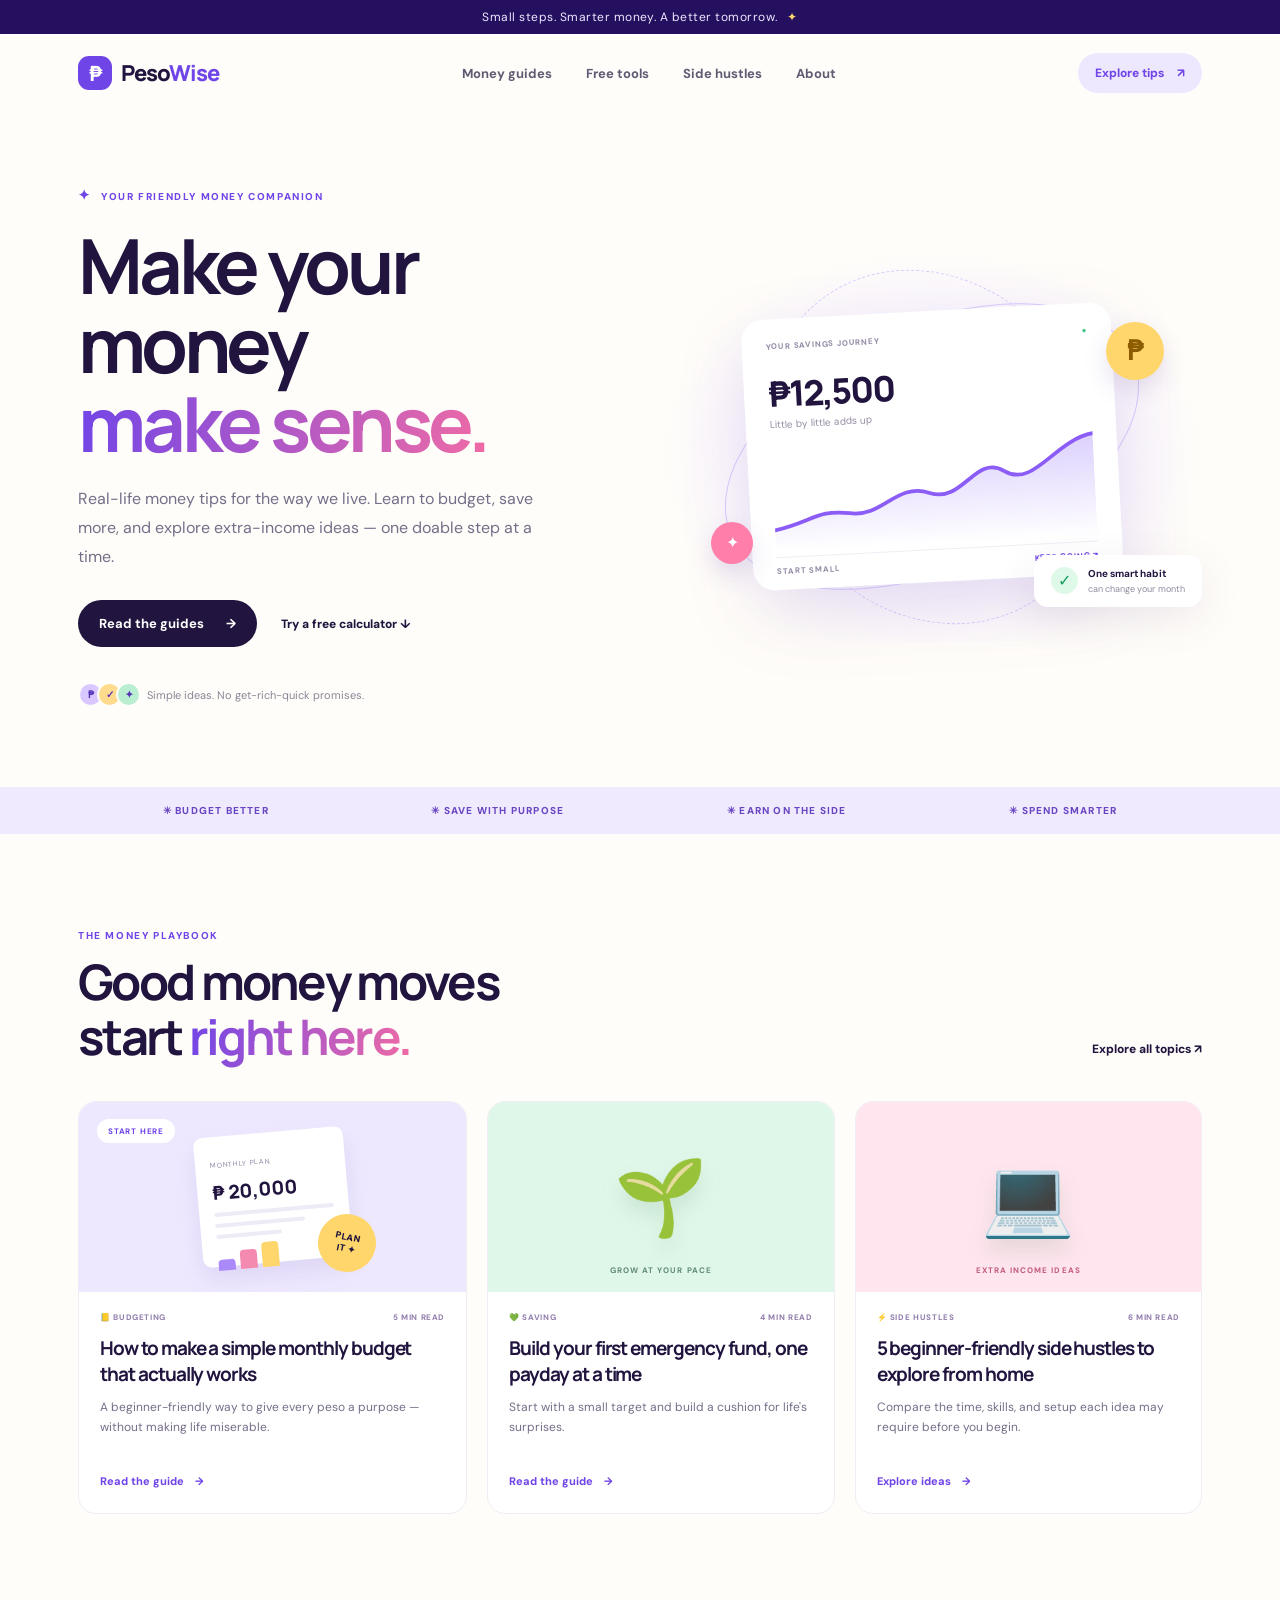
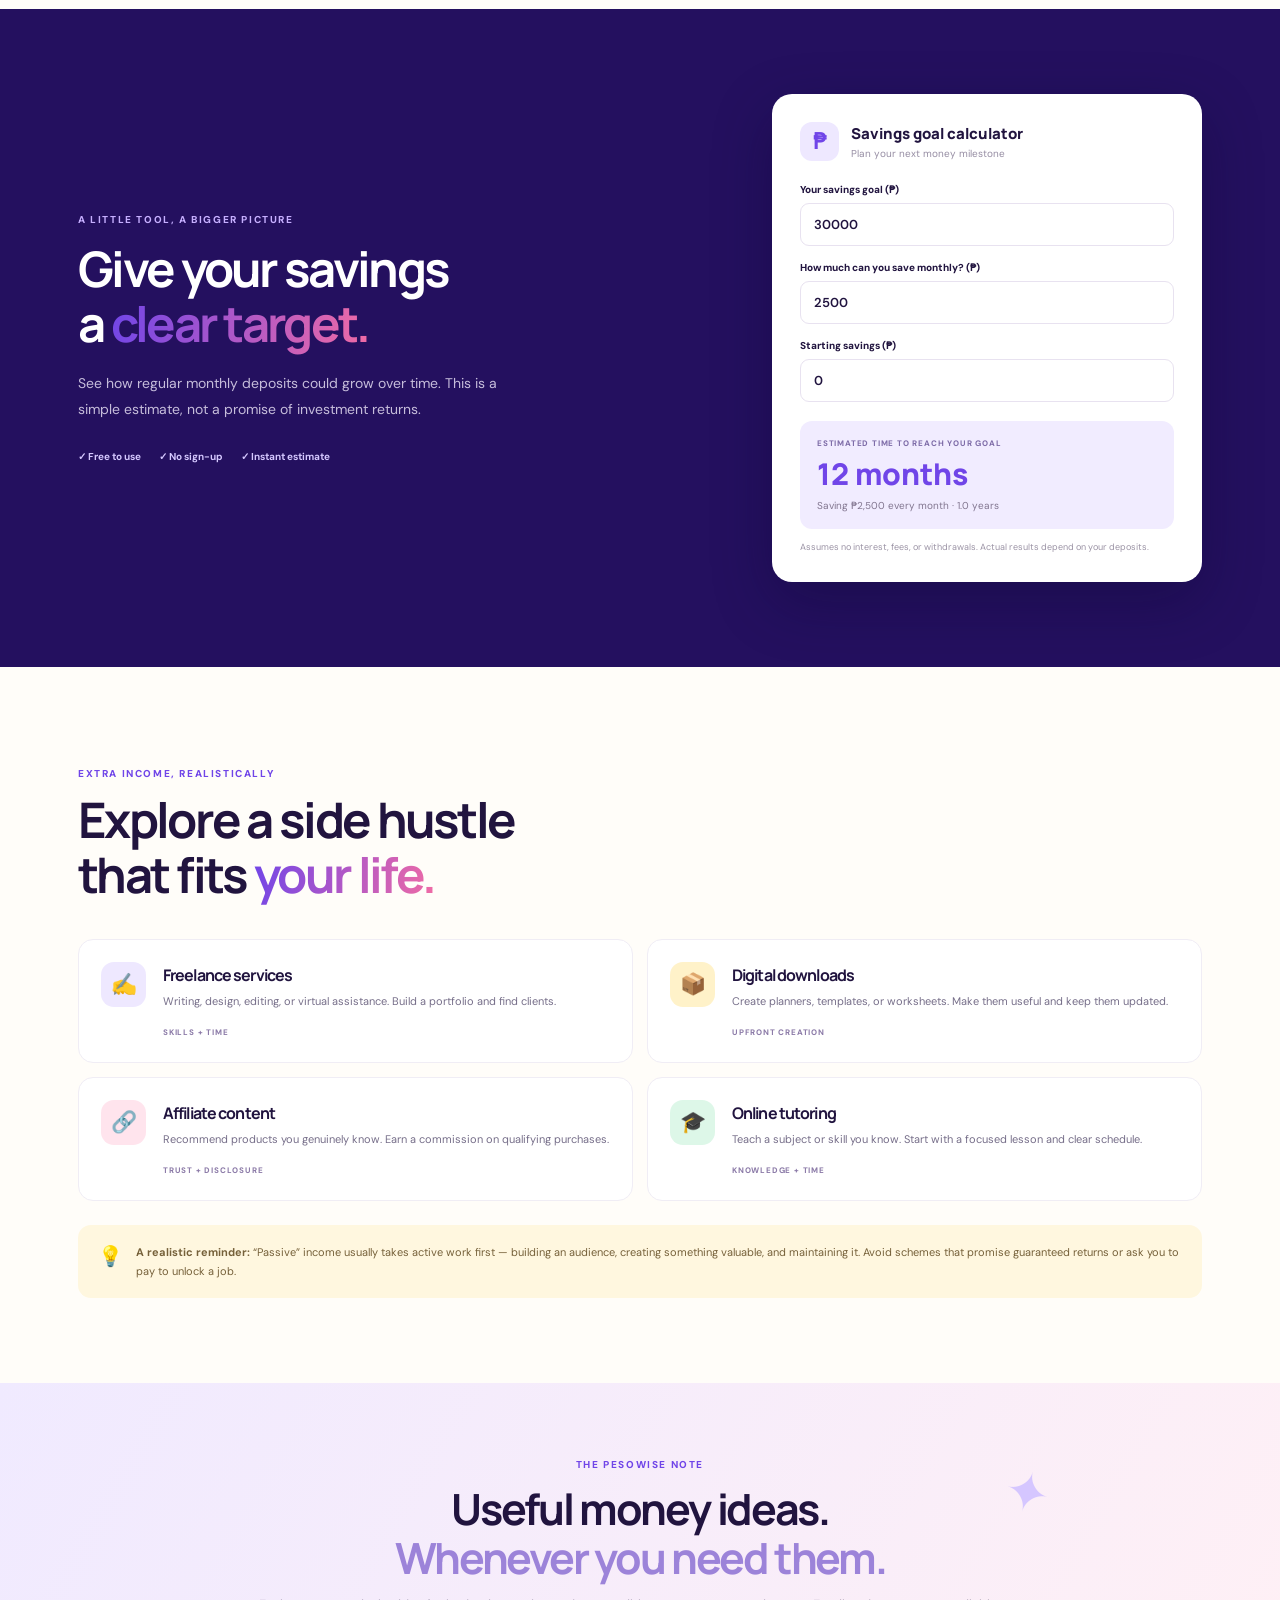
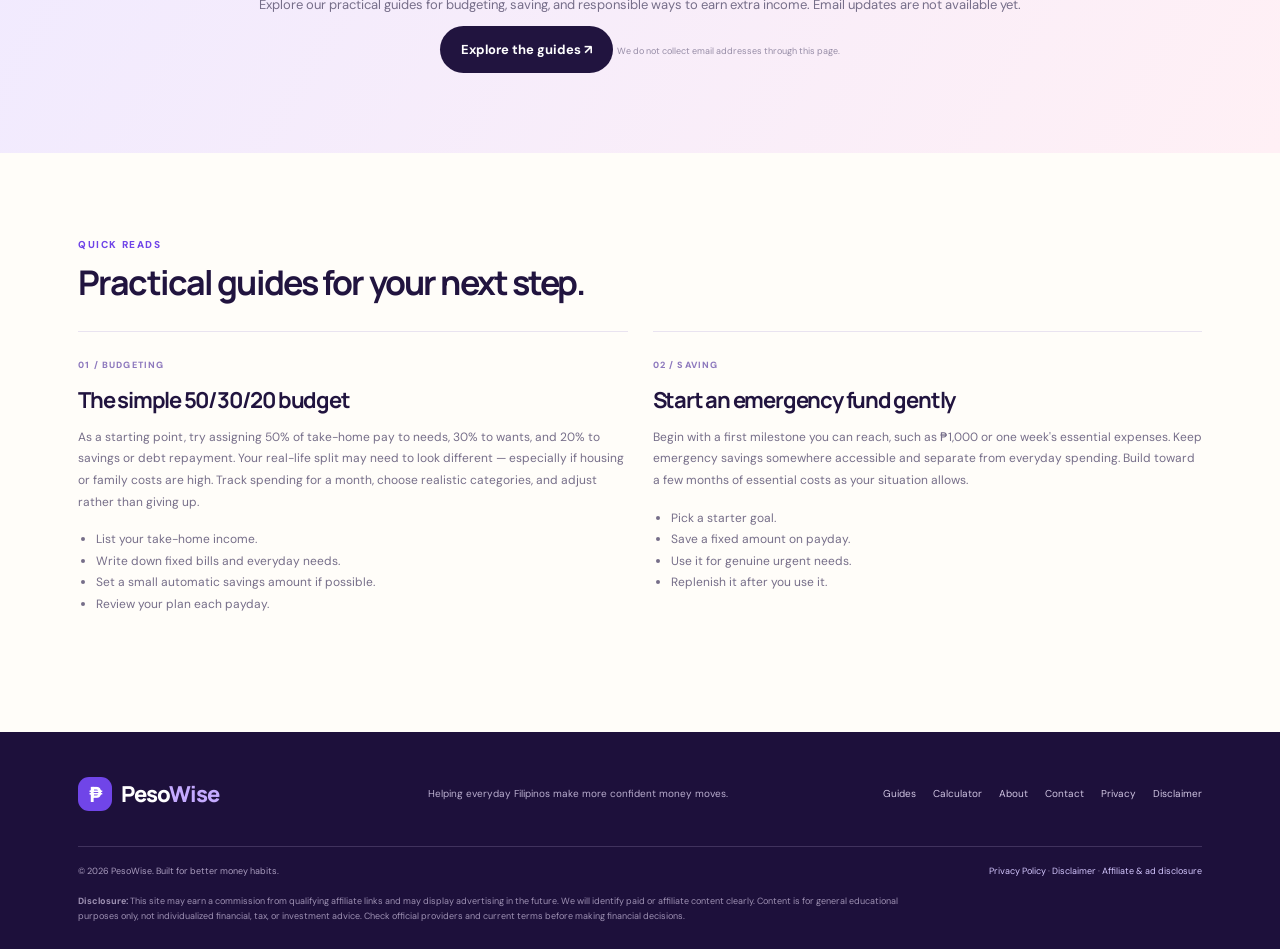
<file: index.html>
<!doctype html>
<html lang="en">
<head>
  <meta charset="utf-8">
  <meta name="viewport" content="width=device-width, initial-scale=1">
  <meta name="description" content="Practical money tips for everyday life in the Philippines: budgeting, saving, side hustles, and smarter spending.">
  <meta name="theme-color" content="#24105f">
  <title>PesoWise — Make your money make sense</title>
  <link rel="preconnect" href="https://fonts.googleapis.com">
  <link rel="preconnect" href="https://fonts.gstatic.com" crossorigin>
  <link href="https://fonts.googleapis.com/css2?family=DM+Sans:wght@400;500;600;700;800&family=Manrope:wght@500;600;700;800&display=swap" rel="stylesheet">
  <link rel="stylesheet" href="styles.css">
</head>
<body>
  <div class="announcement">Small steps. Smarter money. A better tomorrow. <span>✦</span></div>
  <header class="site-header">
    <a class="brand" href="#" aria-label="PesoWise home"><span class="brand-mark">₱</span><span>Peso<span class="brand-accent">Wise</span></span></a>
    <button class="menu-toggle" aria-label="Toggle menu" aria-expanded="false">☰</button>
    <nav class="nav">
      <a href="#guides">Money guides</a><a href="#tools">Free tools</a><a href="#hustles">Side hustles</a><a href="about.html">About</a>
    </nav>
    <a class="header-cta" href="#guides">Explore tips <span>↗</span></a>
  </header>

  <main>
    <section class="hero">
      <div class="hero-copy">
        <div class="eyebrow"><span class="sparkle">✦</span> YOUR FRIENDLY MONEY COMPANION</div>
        <h1>Make your money<br><span class="gradient-text">make sense.</span></h1>
        <p class="hero-lede">Real-life money tips for the way we live. Learn to budget, save more, and explore extra-income ideas — one doable step at a time.</p>
        <div class="hero-actions"><a class="button button-dark" href="#guides">Read the guides <span>→</span></a><a class="text-link" href="#tools">Try a free calculator ↓</a></div>
        <div class="trust-line"><span class="avatar-stack"><i>₱</i><i>✓</i><i>✦</i></span><span>Simple ideas. No get-rich-quick promises.</span></div>
      </div>
      <div class="hero-art" aria-label="Illustration of savings growth">
        <div class="art-orbit orbit-one"></div><div class="art-orbit orbit-two"></div>
        <div class="coin coin-one">₱</div><div class="coin coin-two">✦</div>
        <div class="growth-card"><div class="growth-top"><span>YOUR SAVINGS JOURNEY</span><span class="dot-live">●</span></div><div class="growth-amount">₱<span id="heroAmount">12,500</span></div><div class="growth-caption">Little by little adds up</div><svg viewBox="0 0 340 115" role="img" aria-label="An upward savings chart"><defs><linearGradient id="area" x1="0" x2="0" y1="0" y2="1"><stop offset="0" stop-color="#a78bfa" stop-opacity=".4"/><stop offset="1" stop-color="#a78bfa" stop-opacity="0"/></linearGradient></defs><path d="M0 92 C40 85 45 72 80 78 S130 48 165 61 S215 22 245 42 S300 12 340 7 V115 H0Z" fill="url(#area)"/><path d="M0 92 C40 85 45 72 80 78 S130 48 165 61 S215 22 245 42 S300 12 340 7" fill="none" stroke="#8b5cf6" stroke-width="4" stroke-linecap="round"/></svg><div class="growth-bottom"><span>START SMALL</span><span>KEEP GOING ↗</span></div></div>
        <div class="floating-note"><span class="note-icon">✓</span><span><b>One smart habit</b><small>can change your month</small></span></div>
      </div>
    </section>

    <section class="ticker"><span>✳ BUDGET BETTER</span><span>✳ SAVE WITH PURPOSE</span><span>✳ EARN ON THE SIDE</span><span>✳ SPEND SMARTER</span></section>

    <section class="section guides-section" id="guides">
      <div class="section-heading"><div><div class="eyebrow">THE MONEY PLAYBOOK</div><h2>Good money moves<br>start <span class="gradient-text">right here.</span></h2></div><a class="view-all" href="#hustles">Explore all topics ↗</a></div>
      <div class="article-grid">
        <article class="article-card featured-card"><div class="article-art art-budget"><span class="art-label">START HERE</span><div class="budget-visual"><div class="mini-paper"><span>MONTHLY PLAN</span><b>₱ 20,000</b><i></i><i></i><i></i><div class="mini-bars"><em></em><em></em><em></em></div></div><div class="round-sticker">PLAN<br>IT ✦</div></div></div><div class="article-content"><div class="article-meta"><span>📒 BUDGETING</span><span>5 MIN READ</span></div><h3>How to make a simple monthly budget that actually works</h3><p>A beginner-friendly way to give every peso a purpose — without making life miserable.</p><a href="#article-budget" class="read-link">Read the guide <span>→</span></a></div></article>
        <article class="article-card"><div class="article-art art-save"><span class="big-emoji">🌱</span><span class="art-caption">GROW AT YOUR PACE</span></div><div class="article-content"><div class="article-meta"><span>💚 SAVING</span><span>4 MIN READ</span></div><h3>Build your first emergency fund, one payday at a time</h3><p>Start with a small target and build a cushion for life's surprises.</p><a href="#article-emergency" class="read-link">Read the guide <span>→</span></a></div></article>
        <article class="article-card"><div class="article-art art-side"><span class="big-emoji">💻</span><span class="art-caption">EXTRA INCOME IDEAS</span></div><div class="article-content"><div class="article-meta"><span>⚡ SIDE HUSTLES</span><span>6 MIN READ</span></div><h3>5 beginner-friendly side hustles to explore from home</h3><p>Compare the time, skills, and setup each idea may require before you begin.</p><a href="#hustles" class="read-link">Explore ideas <span>→</span></a></div></article>
      </div>
    </section>

    <section class="calculator-section" id="tools">
      <div class="calculator-copy"><div class="eyebrow">A LITTLE TOOL, A BIGGER PICTURE</div><h2>Give your savings<br>a <span class="gradient-text">clear target.</span></h2><p>See how regular monthly deposits could grow over time. This is a simple estimate, not a promise of investment returns.</p><div class="tool-points"><span>✓ Free to use</span><span>✓ No sign-up</span><span>✓ Instant estimate</span></div></div>
      <div class="calculator-card"><div class="calc-title"><span class="calc-icon">₱</span><div><b>Savings goal calculator</b><small>Plan your next money milestone</small></div></div>
        <label for="goal">Your savings goal (₱)</label><input id="goal" type="number" min="1" value="30000">
        <label for="monthly">How much can you save monthly? (₱)</label><input id="monthly" type="number" min="1" value="2500">
        <label for="starting">Starting savings (₱)</label><input id="starting" type="number" min="0" value="0">
        <div class="calc-result"><small>ESTIMATED TIME TO REACH YOUR GOAL</small><strong id="months">12 months</strong><span id="calcDetail">Saving ₱2,500 every month</span></div>
        <p class="fine-print">Assumes no interest, fees, or withdrawals. Actual results depend on your deposits.</p>
      </div>
    </section>

    <section class="section hustle-section" id="hustles"><div class="section-heading"><div><div class="eyebrow">EXTRA INCOME, REALISTICALLY</div><h2>Explore a side hustle<br>that fits <span class="gradient-text">your life.</span></h2></div></div>
      <div class="hustle-grid">
        <div class="hustle-item"><span class="hustle-icon purple">✍️</span><div><h3>Freelance services</h3><p>Writing, design, editing, or virtual assistance. Build a portfolio and find clients.</p><small>SKILLS + TIME</small></div></div>
        <div class="hustle-item"><span class="hustle-icon yellow">📦</span><div><h3>Digital downloads</h3><p>Create planners, templates, or worksheets. Make them useful and keep them updated.</p><small>UPFRONT CREATION</small></div></div>
        <div class="hustle-item"><span class="hustle-icon pink">🔗</span><div><h3>Affiliate content</h3><p>Recommend products you genuinely know. Earn a commission on qualifying purchases.</p><small>TRUST + DISCLOSURE</small></div></div>
        <div class="hustle-item"><span class="hustle-icon green">🎓</span><div><h3>Online tutoring</h3><p>Teach a subject or skill you know. Start with a focused lesson and clear schedule.</p><small>KNOWLEDGE + TIME</small></div></div>
      </div>
      <div class="honest-note"><span>💡</span><p><b>A realistic reminder:</b> “Passive” income usually takes active work first — building an audience, creating something valuable, and maintaining it. Avoid schemes that promise guaranteed returns or ask you to pay to unlock a job.</p></div>
    </section>

    <section class="newsletter-section" id="newsletter">
      <div class="newsletter-spark">✦</div><div class="eyebrow">THE PESOWISE NOTE</div>
      <h2>Useful money ideas.<br><span>Whenever you need them.</span></h2>
      <p>Explore our practical guides for budgeting, saving, and responsible ways to earn extra income. Email updates are not available yet.</p>
      <a class="button button-dark" href="#guides">Explore the guides ↗</a>
      <small>We do not collect email addresses through this page.</small>
    </section>

    <section class="section article-details">
      <div class="eyebrow">QUICK READS</div><h2>Practical guides for your next step.</h2>
      <div class="detail-grid">
        <article id="article-budget"><span class="detail-number">01 / BUDGETING</span><h3>The simple 50/30/20 budget</h3><p>As a starting point, try assigning 50% of take-home pay to needs, 30% to wants, and 20% to savings or debt repayment. Your real-life split may need to look different — especially if housing or family costs are high. Track spending for a month, choose realistic categories, and adjust rather than giving up.</p><ul><li>List your take-home income.</li><li>Write down fixed bills and everyday needs.</li><li>Set a small automatic savings amount if possible.</li><li>Review your plan each payday.</li></ul></article>
        <article id="article-emergency"><span class="detail-number">02 / SAVING</span><h3>Start an emergency fund gently</h3><p>Begin with a first milestone you can reach, such as ₱1,000 or one week's essential expenses. Keep emergency savings somewhere accessible and separate from everyday spending. Build toward a few months of essential costs as your situation allows.</p><ul><li>Pick a starter goal.</li><li>Save a fixed amount on payday.</li><li>Use it for genuine urgent needs.</li><li>Replenish it after you use it.</li></ul></article>
      </div>
    </section>
  </main>

  <footer class="footer"><div class="footer-main"><a class="brand brand-light" href="#"><span class="brand-mark">₱</span><span>Peso<span class="brand-accent">Wise</span></span></a><p>Helping everyday Filipinos make more confident money moves.</p><div class="footer-links"><a href="#guides">Guides</a><a href="#tools">Calculator</a><a href="about.html">About</a><a href="contact.html">Contact</a><a href="privacy.html">Privacy</a><a href="disclaimer.html">Disclaimer</a></div></div><div class="footer-bottom"><span>© <span id="year"></span> PesoWise. Built for better money habits.</span><span><a href="privacy.html">Privacy Policy</a> · <a href="disclaimer.html">Disclaimer</a> · <a href="#disclosure">Affiliate & ad disclosure</a></span></div><div class="disclosure" id="disclosure"><b>Disclosure:</b> This site may earn a commission from qualifying affiliate links and may display advertising in the future. We will identify paid or affiliate content clearly. Content is for general educational purposes only, not individualized financial, tax, or investment advice. Check official providers and current terms before making financial decisions.</div></footer>
  <script src="script.js"></script>
</body>
</html>
</file>
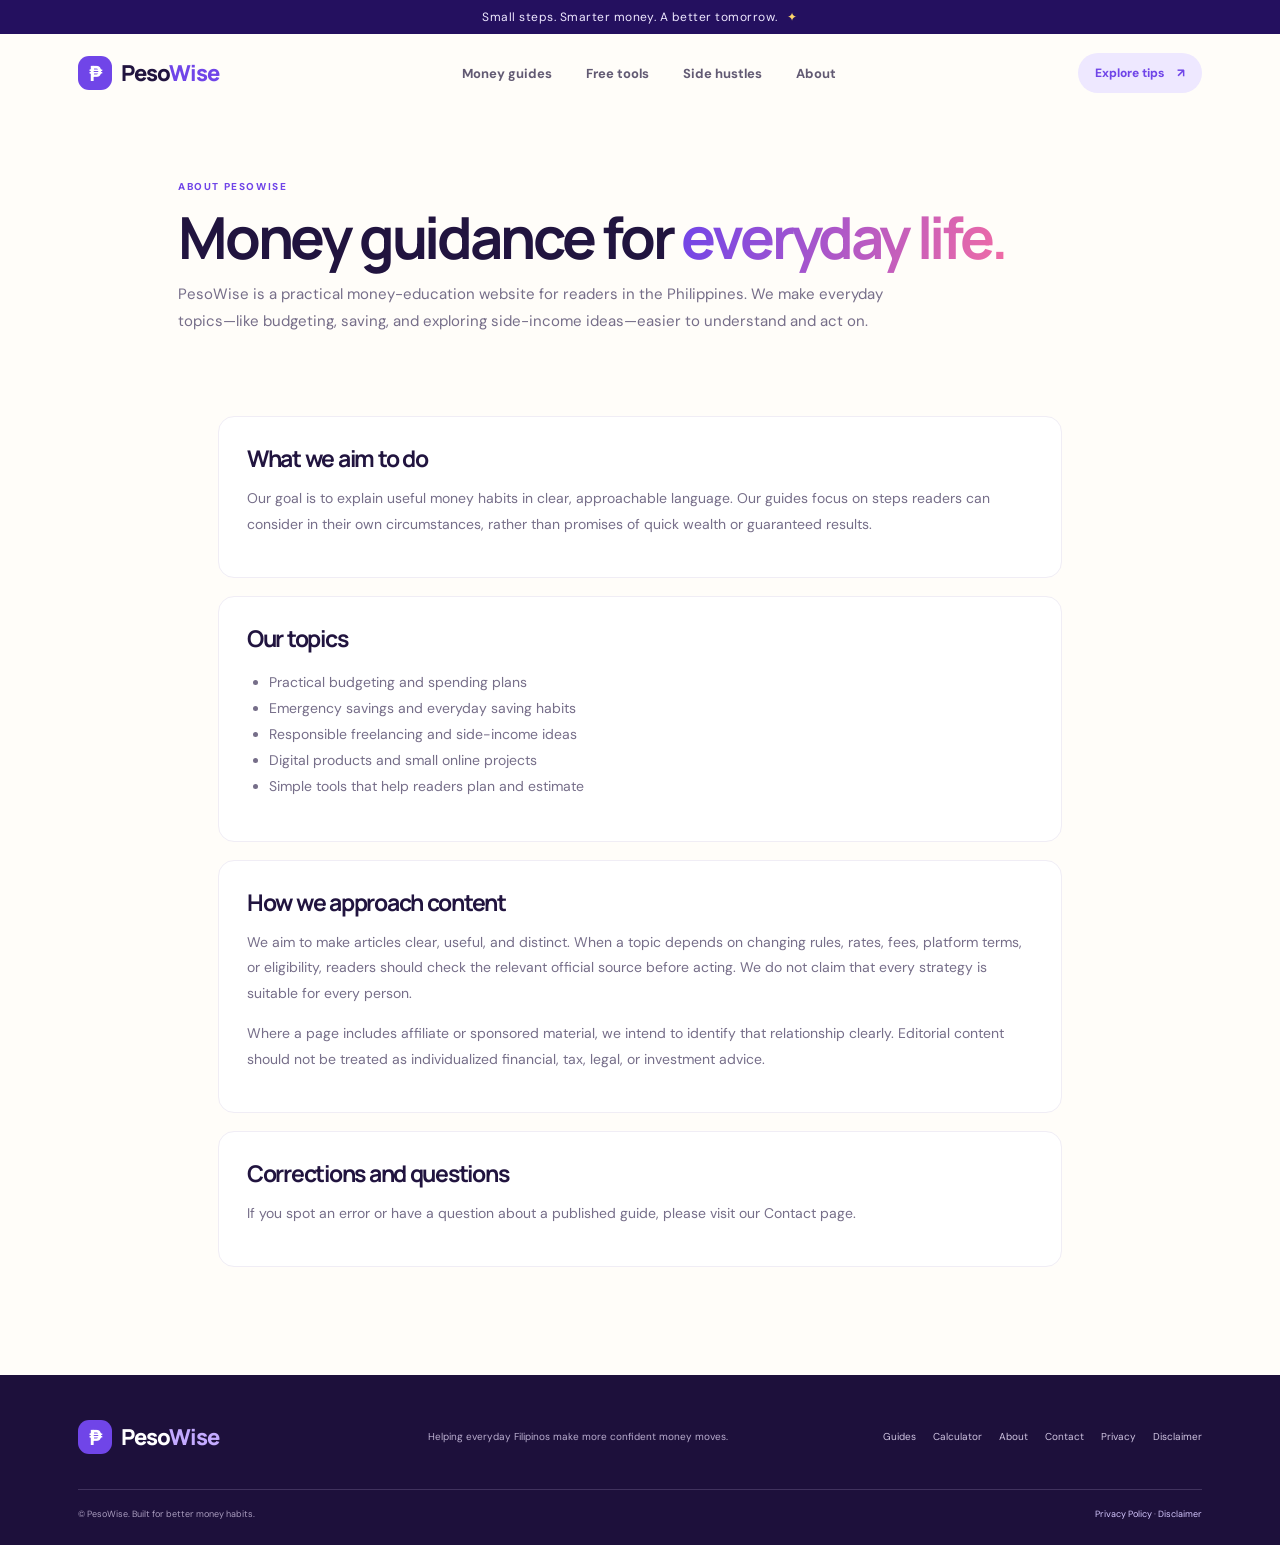
<file: about.html>
<!doctype html>
<html lang="en">
<head>
  <meta charset="utf-8">
  <meta name="viewport" content="width=device-width, initial-scale=1">
  <meta name="description" content="Learn about PesoWise, our purpose, editorial approach, and practical money education for readers in the Philippines.">
  <meta name="theme-color" content="#24105f">
  <title>About | PesoWise</title>
  <link rel="preconnect" href="https://fonts.googleapis.com">
  <link rel="preconnect" href="https://fonts.gstatic.com" crossorigin>
  <link href="https://fonts.googleapis.com/css2?family=DM+Sans:wght@400;500;600;700;800&family=Manrope:wght@500;600;700;800&display=swap" rel="stylesheet">
  <link rel="stylesheet" href="styles.css">
</head>
<body>
  <div class="announcement">Small steps. Smarter money. A better tomorrow. <span>✦</span></div>
  <header class="site-header">
    <a class="brand" href="index.html" aria-label="PesoWise home"><span class="brand-mark">₱</span><span>Peso<span class="brand-accent">Wise</span></span></a>
    <button class="menu-toggle" aria-label="Toggle menu" aria-expanded="false">☰</button>
    <nav class="nav">
      <a href="index.html#guides">Money guides</a><a href="index.html#tools">Free tools</a><a href="index.html#hustles">Side hustles</a><a href="about.html">About</a>
    </nav>
    <a class="header-cta" href="index.html#guides">Explore tips <span>↗</span></a>
  </header>

  <main>
    <section class="page-hero">
      <div class="eyebrow">ABOUT PESOWISE</div>
      <h1>Money guidance for <span class="gradient-text">everyday life.</span></h1>
      <p>PesoWise is a practical money-education website for readers in the Philippines. We make everyday topics—like budgeting, saving, and exploring side-income ideas—easier to understand and act on.</p>
    </section>
    <section class="policy-content">
      <article><h2>What we aim to do</h2><p>Our goal is to explain useful money habits in clear, approachable language. Our guides focus on steps readers can consider in their own circumstances, rather than promises of quick wealth or guaranteed results.</p></article>
      <article><h2>Our topics</h2><ul><li>Practical budgeting and spending plans</li><li>Emergency savings and everyday saving habits</li><li>Responsible freelancing and side-income ideas</li><li>Digital products and small online projects</li><li>Simple tools that help readers plan and estimate</li></ul></article>
      <article><h2>How we approach content</h2><p>We aim to make articles clear, useful, and distinct. When a topic depends on changing rules, rates, fees, platform terms, or eligibility, readers should check the relevant official source before acting. We do not claim that every strategy is suitable for every person.</p><p>Where a page includes affiliate or sponsored material, we intend to identify that relationship clearly. Editorial content should not be treated as individualized financial, tax, legal, or investment advice.</p></article>
      <article><h2>Corrections and questions</h2><p>If you spot an error or have a question about a published guide, please visit our <a href="contact.html">Contact page</a>.</p></article>
    </section>
  </main>

  <footer class="footer">
    <div class="footer-main">
      <a class="brand brand-light" href="index.html"><span class="brand-mark">₱</span><span>Peso<span class="brand-accent">Wise</span></span></a>
      <p>Helping everyday Filipinos make more confident money moves.</p>
      <div class="footer-links"><a href="index.html#guides">Guides</a><a href="index.html#tools">Calculator</a><a href="about.html">About</a><a href="contact.html">Contact</a><a href="privacy.html">Privacy</a><a href="disclaimer.html">Disclaimer</a></div>
    </div>
    <div class="footer-bottom"><span>© <span id="year"></span> PesoWise. Built for better money habits.</span><span><a href="privacy.html">Privacy Policy</a> · <a href="disclaimer.html">Disclaimer</a></span></div>
  </footer>
  <script src="script.js"></script>
</body>
</html>
</file>
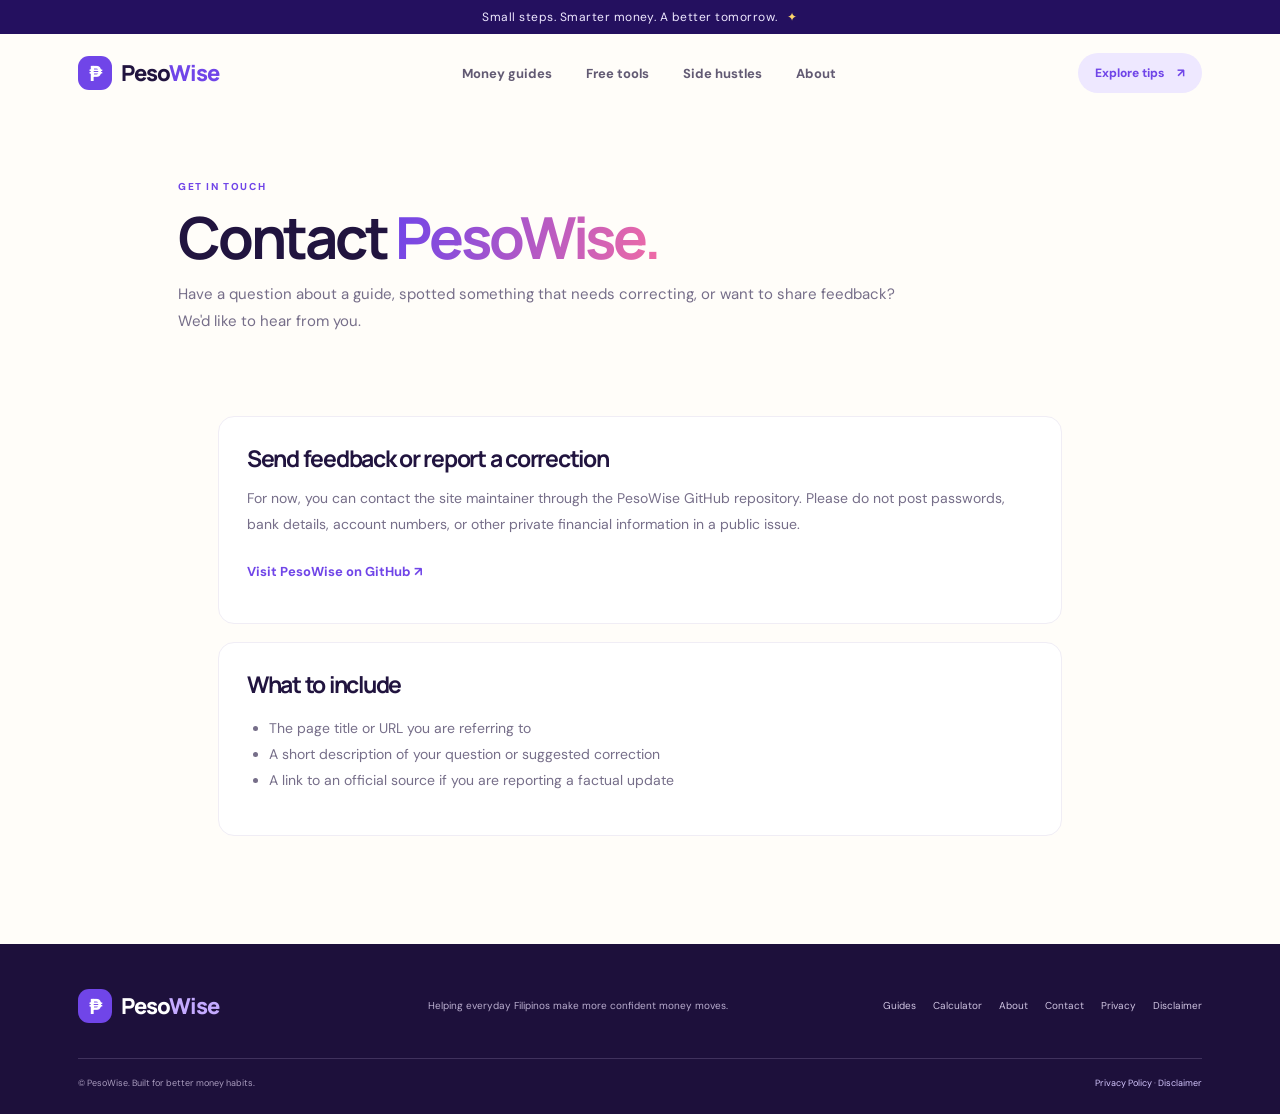
<file: contact.html>
<!doctype html>
<html lang="en">
<head>
  <meta charset="utf-8">
  <meta name="viewport" content="width=device-width, initial-scale=1">
  <meta name="description" content="Contact PesoWise about corrections, questions, and feedback on our money education guides.">
  <meta name="theme-color" content="#24105f">
  <title>Contact | PesoWise</title>
  <link rel="preconnect" href="https://fonts.googleapis.com">
  <link rel="preconnect" href="https://fonts.gstatic.com" crossorigin>
  <link href="https://fonts.googleapis.com/css2?family=DM+Sans:wght@400;500;600;700;800&family=Manrope:wght@500;600;700;800&display=swap" rel="stylesheet">
  <link rel="stylesheet" href="styles.css">
</head>
<body>
  <div class="announcement">Small steps. Smarter money. A better tomorrow. <span>✦</span></div>
  <header class="site-header">
    <a class="brand" href="index.html" aria-label="PesoWise home"><span class="brand-mark">₱</span><span>Peso<span class="brand-accent">Wise</span></span></a>
    <button class="menu-toggle" aria-label="Toggle menu" aria-expanded="false">☰</button>
    <nav class="nav">
      <a href="index.html#guides">Money guides</a><a href="index.html#tools">Free tools</a><a href="index.html#hustles">Side hustles</a><a href="about.html">About</a>
    </nav>
    <a class="header-cta" href="index.html#guides">Explore tips <span>↗</span></a>
  </header>

  <main>
    <section class="page-hero">
      <div class="eyebrow">GET IN TOUCH</div>
      <h1>Contact <span class="gradient-text">PesoWise.</span></h1>
      <p>Have a question about a guide, spotted something that needs correcting, or want to share feedback? We'd like to hear from you.</p>
    </section>
    <section class="policy-content">
      <article><h2>Send feedback or report a correction</h2><p>For now, you can contact the site maintainer through the PesoWise GitHub repository. Please do not post passwords, bank details, account numbers, or other private financial information in a public issue.</p><p class="page-links"><a href="https://github.com/jlexabad-cloud/pesowise/issues" target="_blank" rel="noopener noreferrer">Visit PesoWise on GitHub ↗</a></p></article>
      <article><h2>What to include</h2><ul><li>The page title or URL you are referring to</li><li>A short description of your question or suggested correction</li><li>A link to an official source if you are reporting a factual update</li></ul></article>
    </section>
  </main>

  <footer class="footer">
    <div class="footer-main">
      <a class="brand brand-light" href="index.html"><span class="brand-mark">₱</span><span>Peso<span class="brand-accent">Wise</span></span></a>
      <p>Helping everyday Filipinos make more confident money moves.</p>
      <div class="footer-links"><a href="index.html#guides">Guides</a><a href="index.html#tools">Calculator</a><a href="about.html">About</a><a href="contact.html">Contact</a><a href="privacy.html">Privacy</a><a href="disclaimer.html">Disclaimer</a></div>
    </div>
    <div class="footer-bottom"><span>© <span id="year"></span> PesoWise. Built for better money habits.</span><span><a href="privacy.html">Privacy Policy</a> · <a href="disclaimer.html">Disclaimer</a></span></div>
  </footer>
  <script src="script.js"></script>
</body>
</html>
</file>
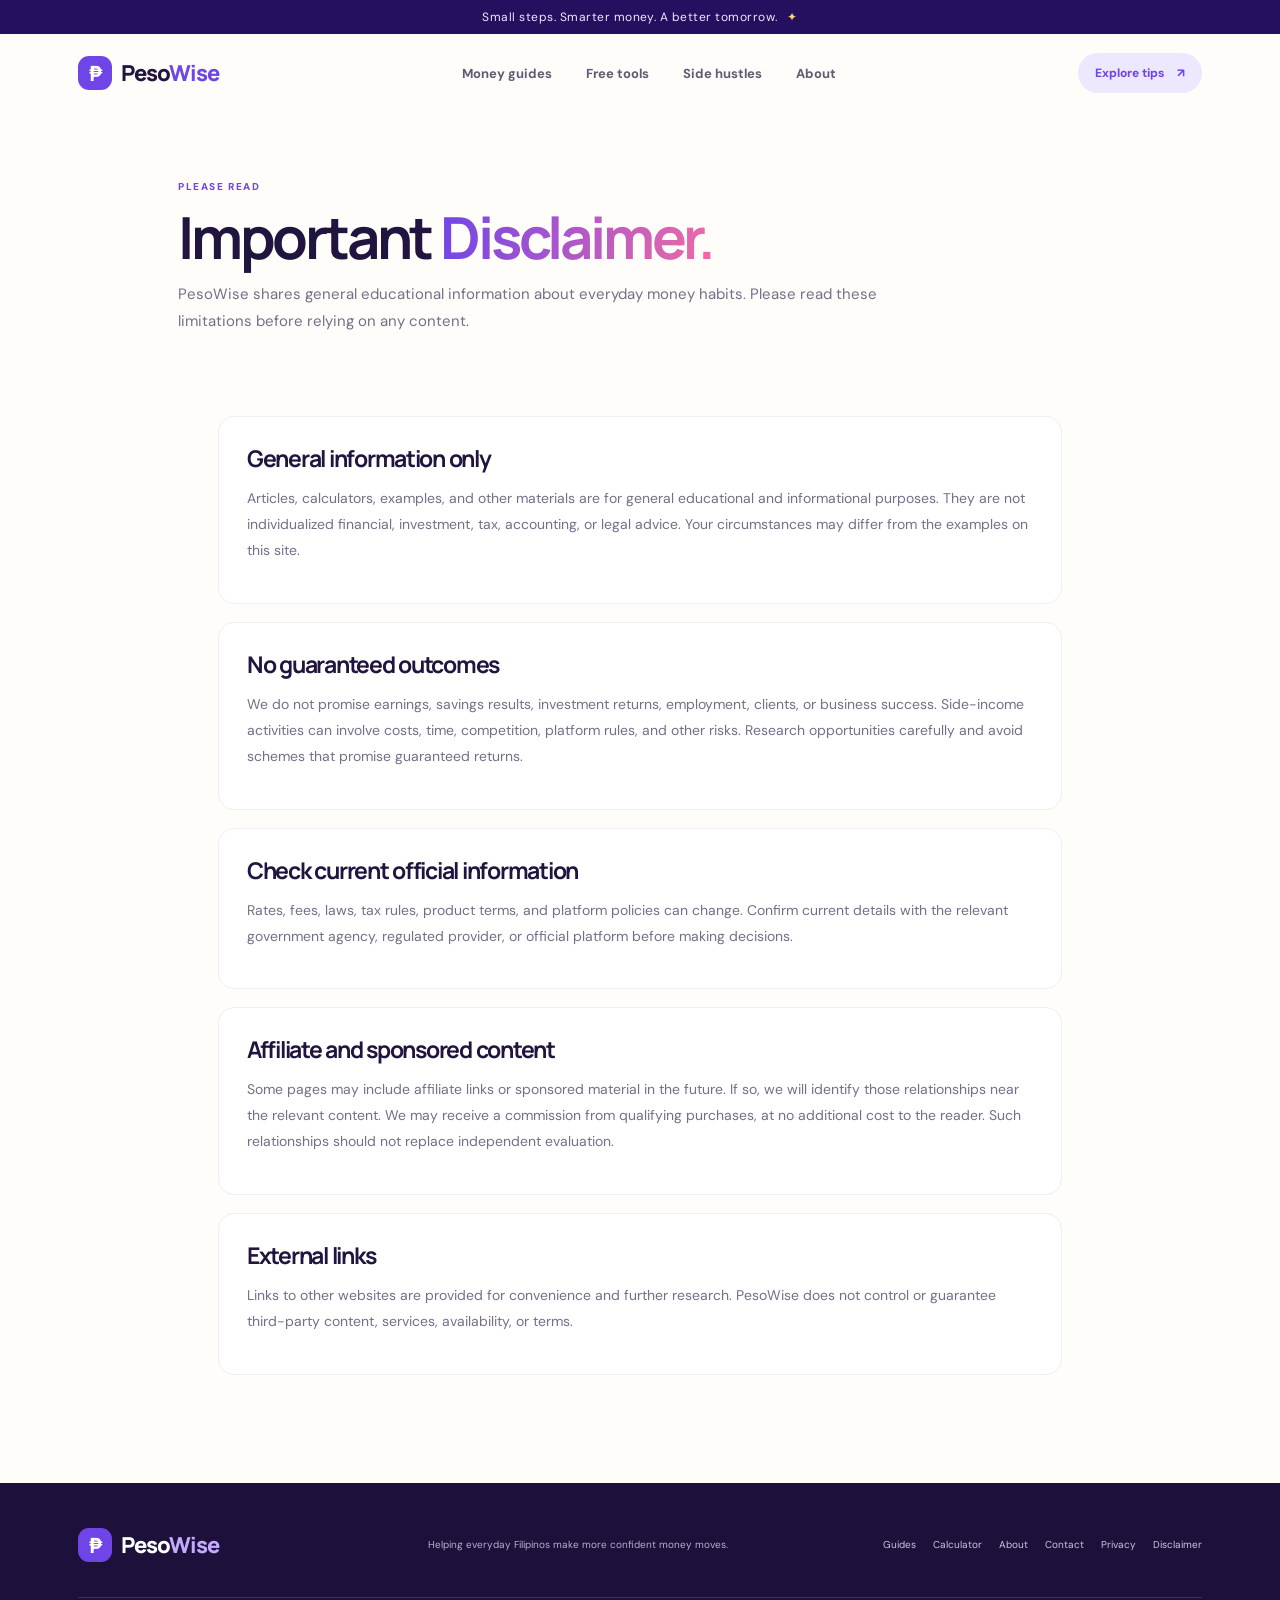
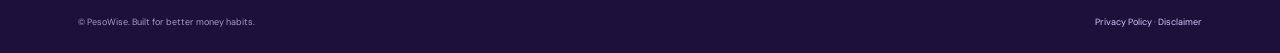
<file: disclaimer.html>
<!doctype html>
<html lang="en">
<head>
  <meta charset="utf-8">
  <meta name="viewport" content="width=device-width, initial-scale=1">
  <meta name="description" content="Important educational, financial, affiliate, and advertising disclosures for PesoWise readers.">
  <meta name="theme-color" content="#24105f">
  <title>Disclaimer | PesoWise</title>
  <link rel="preconnect" href="https://fonts.googleapis.com">
  <link rel="preconnect" href="https://fonts.gstatic.com" crossorigin>
  <link href="https://fonts.googleapis.com/css2?family=DM+Sans:wght@400;500;600;700;800&family=Manrope:wght@500;600;700;800&display=swap" rel="stylesheet">
  <link rel="stylesheet" href="styles.css">
</head>
<body>
  <div class="announcement">Small steps. Smarter money. A better tomorrow. <span>✦</span></div>
  <header class="site-header">
    <a class="brand" href="index.html" aria-label="PesoWise home"><span class="brand-mark">₱</span><span>Peso<span class="brand-accent">Wise</span></span></a>
    <button class="menu-toggle" aria-label="Toggle menu" aria-expanded="false">☰</button>
    <nav class="nav">
      <a href="index.html#guides">Money guides</a><a href="index.html#tools">Free tools</a><a href="index.html#hustles">Side hustles</a><a href="about.html">About</a>
    </nav>
    <a class="header-cta" href="index.html#guides">Explore tips <span>↗</span></a>
  </header>

  <main>
    <section class="page-hero">
      <div class="eyebrow">PLEASE READ</div>
      <h1>Important <span class="gradient-text">Disclaimer.</span></h1>
      <p>PesoWise shares general educational information about everyday money habits. Please read these limitations before relying on any content.</p>
    </section>
    <section class="policy-content">
      <article><h2>General information only</h2><p>Articles, calculators, examples, and other materials are for general educational and informational purposes. They are not individualized financial, investment, tax, accounting, or legal advice. Your circumstances may differ from the examples on this site.</p></article>
      <article><h2>No guaranteed outcomes</h2><p>We do not promise earnings, savings results, investment returns, employment, clients, or business success. Side-income activities can involve costs, time, competition, platform rules, and other risks. Research opportunities carefully and avoid schemes that promise guaranteed returns.</p></article>
      <article><h2>Check current official information</h2><p>Rates, fees, laws, tax rules, product terms, and platform policies can change. Confirm current details with the relevant government agency, regulated provider, or official platform before making decisions.</p></article>
      <article><h2>Affiliate and sponsored content</h2><p>Some pages may include affiliate links or sponsored material in the future. If so, we will identify those relationships near the relevant content. We may receive a commission from qualifying purchases, at no additional cost to the reader. Such relationships should not replace independent evaluation.</p></article>
      <article><h2>External links</h2><p>Links to other websites are provided for convenience and further research. PesoWise does not control or guarantee third-party content, services, availability, or terms.</p></article>
    </section>
  </main>

  <footer class="footer">
    <div class="footer-main">
      <a class="brand brand-light" href="index.html"><span class="brand-mark">₱</span><span>Peso<span class="brand-accent">Wise</span></span></a>
      <p>Helping everyday Filipinos make more confident money moves.</p>
      <div class="footer-links"><a href="index.html#guides">Guides</a><a href="index.html#tools">Calculator</a><a href="about.html">About</a><a href="contact.html">Contact</a><a href="privacy.html">Privacy</a><a href="disclaimer.html">Disclaimer</a></div>
    </div>
    <div class="footer-bottom"><span>© <span id="year"></span> PesoWise. Built for better money habits.</span><span><a href="privacy.html">Privacy Policy</a> · <a href="disclaimer.html">Disclaimer</a></span></div>
  </footer>
  <script src="script.js"></script>
</body>
</html>
</file>
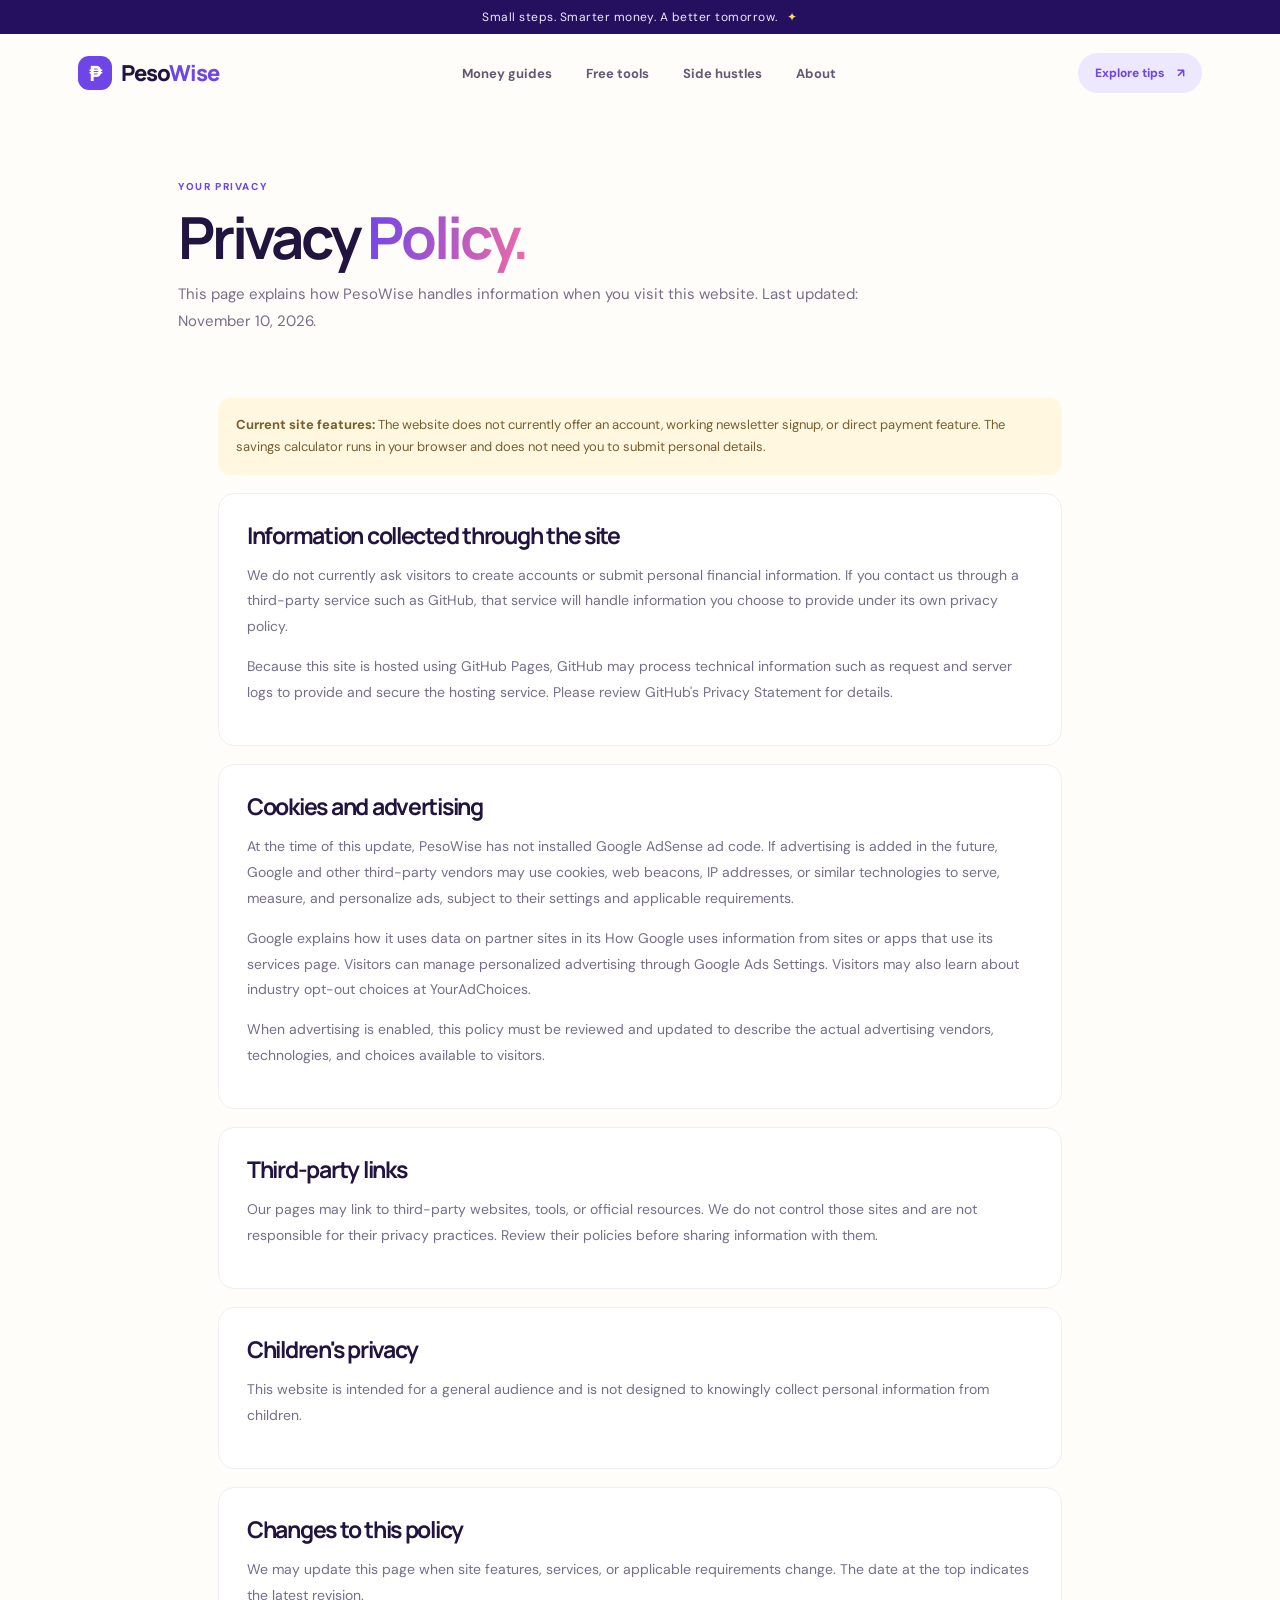
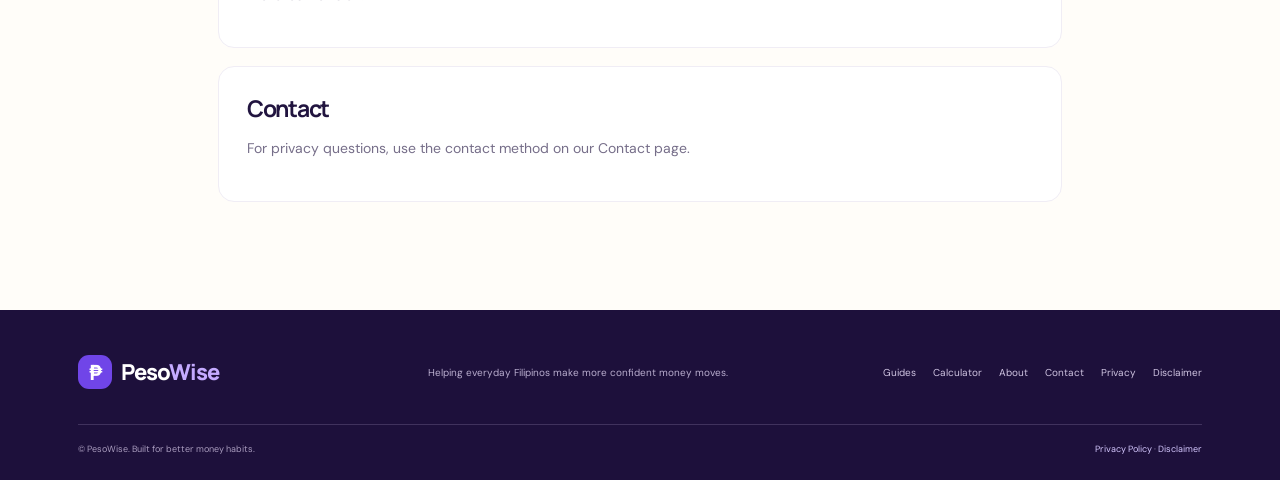
<file: privacy.html>
<!doctype html>
<html lang="en">
<head>
  <meta charset="utf-8">
  <meta name="viewport" content="width=device-width, initial-scale=1">
  <meta name="description" content="Read the PesoWise privacy policy, including information about website hosting, cookies, and advertising technologies.">
  <meta name="theme-color" content="#24105f">
  <title>Privacy Policy | PesoWise</title>
  <link rel="preconnect" href="https://fonts.googleapis.com">
  <link rel="preconnect" href="https://fonts.gstatic.com" crossorigin>
  <link href="https://fonts.googleapis.com/css2?family=DM+Sans:wght@400;500;600;700;800&family=Manrope:wght@500;600;700;800&display=swap" rel="stylesheet">
  <link rel="stylesheet" href="styles.css">
</head>
<body>
  <div class="announcement">Small steps. Smarter money. A better tomorrow. <span>✦</span></div>
  <header class="site-header">
    <a class="brand" href="index.html" aria-label="PesoWise home"><span class="brand-mark">₱</span><span>Peso<span class="brand-accent">Wise</span></span></a>
    <button class="menu-toggle" aria-label="Toggle menu" aria-expanded="false">☰</button>
    <nav class="nav">
      <a href="index.html#guides">Money guides</a><a href="index.html#tools">Free tools</a><a href="index.html#hustles">Side hustles</a><a href="about.html">About</a>
    </nav>
    <a class="header-cta" href="index.html#guides">Explore tips <span>↗</span></a>
  </header>

  <main>
    <section class="page-hero">
      <div class="eyebrow">YOUR PRIVACY</div>
      <h1>Privacy <span class="gradient-text">Policy.</span></h1>
      <p>This page explains how PesoWise handles information when you visit this website. Last updated: November 10, 2026.</p>
    </section>
    <section class="policy-content">
      <div class="policy-note"><strong>Current site features:</strong> The website does not currently offer an account, working newsletter signup, or direct payment feature. The savings calculator runs in your browser and does not need you to submit personal details.</div>
      <article><h2>Information collected through the site</h2><p>We do not currently ask visitors to create accounts or submit personal financial information. If you contact us through a third-party service such as GitHub, that service will handle information you choose to provide under its own privacy policy.</p><p>Because this site is hosted using GitHub Pages, GitHub may process technical information such as request and server logs to provide and secure the hosting service. Please review <a href="https://docs.github.com/en/site-policy/privacy-policies/github-privacy-statement" target="_blank" rel="noopener noreferrer">GitHub's Privacy Statement</a> for details.</p></article>
      <article><h2>Cookies and advertising</h2><p>At the time of this update, PesoWise has not installed Google AdSense ad code. If advertising is added in the future, Google and other third-party vendors may use cookies, web beacons, IP addresses, or similar technologies to serve, measure, and personalize ads, subject to their settings and applicable requirements.</p><p>Google explains how it uses data on partner sites in its <a href="https://policies.google.com/technologies/partner-sites" target="_blank" rel="noopener noreferrer">How Google uses information from sites or apps that use its services</a> page. Visitors can manage personalized advertising through <a href="https://adssettings.google.com/" target="_blank" rel="noopener noreferrer">Google Ads Settings</a>. Visitors may also learn about industry opt-out choices at <a href="https://www.aboutads.info/choices/" target="_blank" rel="noopener noreferrer">YourAdChoices</a>.</p><p>When advertising is enabled, this policy must be reviewed and updated to describe the actual advertising vendors, technologies, and choices available to visitors.</p></article>
      <article><h2>Third-party links</h2><p>Our pages may link to third-party websites, tools, or official resources. We do not control those sites and are not responsible for their privacy practices. Review their policies before sharing information with them.</p></article>
      <article><h2>Children's privacy</h2><p>This website is intended for a general audience and is not designed to knowingly collect personal information from children.</p></article>
      <article><h2>Changes to this policy</h2><p>We may update this page when site features, services, or applicable requirements change. The date at the top indicates the latest revision.</p></article>
      <article><h2>Contact</h2><p>For privacy questions, use the contact method on our <a href="contact.html">Contact page</a>.</p></article>
    </section>
  </main>

  <footer class="footer">
    <div class="footer-main">
      <a class="brand brand-light" href="index.html"><span class="brand-mark">₱</span><span>Peso<span class="brand-accent">Wise</span></span></a>
      <p>Helping everyday Filipinos make more confident money moves.</p>
      <div class="footer-links"><a href="index.html#guides">Guides</a><a href="index.html#tools">Calculator</a><a href="about.html">About</a><a href="contact.html">Contact</a><a href="privacy.html">Privacy</a><a href="disclaimer.html">Disclaimer</a></div>
    </div>
    <div class="footer-bottom"><span>© <span id="year"></span> PesoWise. Built for better money habits.</span><span><a href="privacy.html">Privacy Policy</a> · <a href="disclaimer.html">Disclaimer</a></span></div>
  </footer>
  <script src="script.js"></script>
</body>
</html>
</file>
<file: styles.css>
@import url('https://fonts.googleapis.com/css2?family=DM+Sans:wght@400;500;600;700;800&family=Manrope:wght@500;600;700;800&display=swap');
:root{--ink:#21143f;--muted:#766e89;--purple:#7045e8;--lav:#eee8ff;--pink:#ff7eaa;--yellow:#ffd66b;--green:#b8f0d0;--paper:#fffdf9}
*{box-sizing:border-box}html{scroll-behavior:smooth}body{margin:0;background:var(--paper);color:var(--ink);font-family:'DM Sans',sans-serif}a{color:inherit;text-decoration:none}.announcement{background:#24105f;color:#eee8ff;text-align:center;padding:9px 15px;font-size:12px;letter-spacing:.04em}.announcement span{color:#ffd66b;margin-left:6px}.site-header{height:78px;max-width:1180px;margin:auto;padding:0 28px;display:flex;align-items:center;justify-content:space-between}.brand{display:flex;align-items:center;gap:9px;font:800 22px Manrope,sans-serif;letter-spacing:-1px}.brand-mark{width:34px;height:34px;display:grid;place-items:center;border-radius:11px;background:var(--purple);color:white;font-size:21px}.brand-accent{color:var(--purple)}.nav{display:flex;gap:34px;font-size:13px;font-weight:700;color:#625a73}.nav a:hover,.view-all:hover,.text-link:hover{color:var(--purple)}.header-cta{background:var(--lav);padding:12px 17px;border-radius:30px;font-size:12px;font-weight:800;color:var(--purple)}.header-cta span{margin-left:10px}.menu-toggle{display:none;background:none;border:0;font-size:24px}.hero{max-width:1180px;margin:auto;padding:74px 28px 80px;display:grid;grid-template-columns:1fr 1fr;align-items:center;gap:45px;min-height:550px}.eyebrow{font-size:10px;letter-spacing:.16em;font-weight:800;color:var(--purple)}.sparkle{font-size:14px;margin-right:6px}h1,h2,h3,p{margin-top:0}h1,h2,h3{font-family:Manrope,sans-serif;letter-spacing:-.055em}h1{font-size:clamp(48px,6vw,76px);line-height:1.04;margin:22px 0}.gradient-text{background:linear-gradient(100deg,#7045e8,#f06ba5);-webkit-background-clip:text;background-clip:text;color:transparent}.hero-lede{max-width:470px;color:var(--muted);font-size:16px;line-height:1.8}.hero-actions{display:flex;align-items:center;gap:24px;margin-top:29px}.button{border:0;cursor:pointer;display:inline-flex;align-items:center;justify-content:center;gap:22px;border-radius:30px;padding:15px 21px;font:700 13px 'DM Sans';transition:transform .2s}.button:hover{transform:translateY(-2px)}.button-dark{background:var(--ink);color:white}.text-link,.view-all{font-size:12px;font-weight:800}.trust-line{display:flex;align-items:center;gap:12px;margin-top:35px;color:#8b8497;font-size:11px}.avatar-stack{display:flex}.avatar-stack i{font-style:normal;display:grid;place-items:center;width:25px;height:25px;border-radius:50%;border:2px solid var(--paper);margin-right:-6px;background:#d8c8ff;color:#5633b6;font-size:10px;font-weight:900}.avatar-stack i:nth-child(2){background:#ffdb8d}.avatar-stack i:nth-child(3){background:#b9efd0}.hero-art{height:390px;position:relative;display:grid;place-items:center;background:radial-gradient(ellipse at 50% 52%,#f1eaff 0,#f8f3ff 42%,transparent 72%)}.art-orbit{position:absolute;border:1px solid #d9caff;border-radius:50%;transform:rotate(-24deg)}.orbit-one{width:440px;height:245px}.orbit-two{width:370px;height:320px;transform:rotate(55deg);border-style:dashed}.growth-card{z-index:2;background:white;width:min(370px,85%);padding:22px 24px 14px;border-radius:22px;box-shadow:0 25px 70px #6b49a526;transform:rotate(-3deg)}.growth-top,.growth-bottom{display:flex;justify-content:space-between;font-size:8px;letter-spacing:.1em;font-weight:800;color:#958ca7}.dot-live{color:#42c98a}.growth-amount{font:800 35px Manrope;margin-top:19px;letter-spacing:-2px}.growth-caption{font-size:10px;color:#968da3}.growth-card svg{width:100%;margin-top:12px}.growth-bottom{padding-top:8px;border-top:1px solid #f0edf5}.growth-bottom span:last-child{color:var(--purple)}.coin{position:absolute;z-index:3;border-radius:50%;display:grid;place-items:center;box-shadow:0 10px 25px #5c3b9926}.coin-one{width:58px;height:58px;right:7%;top:18%;background:var(--yellow);font-size:27px;font-weight:900;color:#8c5c00}.coin-two{width:42px;height:42px;left:9%;bottom:20%;background:var(--pink);color:white}.floating-note{position:absolute;z-index:4;bottom:35px;right:0;background:white;box-shadow:0 12px 40px #5d41851b;border-radius:14px;padding:12px 17px;display:flex;align-items:center;gap:10px}.note-icon{background:#dff9e9;color:#159c5d;border-radius:50%;width:27px;height:27px;display:grid;place-items:center}.floating-note b,.floating-note small{display:block}.floating-note b{font-size:10px}.floating-note small{font-size:9px;color:#91899e;margin-top:3px}.ticker{display:flex;justify-content:space-evenly;gap:20px;flex-wrap:wrap;background:#f0eaff;padding:17px 20px;color:#6845c1;font-size:10px;letter-spacing:.12em;font-weight:800}.section{max-width:1180px;margin:auto;padding:95px 28px}.section-heading{display:flex;justify-content:space-between;align-items:end;margin-bottom:36px}.section h2,.calculator-section h2,.newsletter-section h2{font-size:clamp(34px,4vw,49px);line-height:1.12;margin:13px 0 0}.view-all{padding-bottom:8px}.article-grid{display:grid;grid-template-columns:1.12fr 1fr 1fr;gap:20px}.article-card{background:white;border:1px solid #f0edf5;border-radius:18px;overflow:hidden;transition:transform .25s,box-shadow .25s}.article-card:hover{transform:translateY(-5px);box-shadow:0 18px 45px #31204c12}.article-art{height:190px;position:relative;display:grid;place-items:center;overflow:hidden}.art-budget{background:#eee8ff}.art-save{background:#dff7e9}.art-side{background:#ffe5ee}.art-label{position:absolute;left:18px;top:17px;background:white;border-radius:30px;padding:7px 11px;font-size:8px;letter-spacing:.1em;font-weight:800;color:#7045e8}.budget-visual{position:relative}.mini-paper{width:150px;height:130px;background:white;box-shadow:0 12px 25px #5e46a41c;border-radius:9px;padding:15px;transform:rotate(-5deg)}.mini-paper span{font-size:7px;color:#9185a9;letter-spacing:.1em}.mini-paper b{display:block;font:800 19px Manrope;margin:7px 0}.mini-paper i{display:block;height:4px;background:#eeeaf6;border-radius:5px;margin:7px 0;width:100%}.mini-paper i:nth-of-type(2){width:75%}.mini-paper i:nth-of-type(3){width:55%}.mini-bars{display:flex;gap:5px;align-items:end;height:25px}.mini-bars em{width:17px;background:#a98af8;border-radius:4px 4px 0 0;height:45%}.mini-bars em:nth-child(2){height:75%;background:#f58ab0}.mini-bars em:nth-child(3){height:100%;background:#ffd66b}.round-sticker{position:absolute;right:-28px;bottom:-10px;background:#ffd66b;width:58px;height:58px;border-radius:50%;display:grid;place-content:center;text-align:center;font-size:9px;font-weight:900;transform:rotate(12deg)}.big-emoji{font-size:75px;filter:drop-shadow(0 12px 10px #4c805022)}.art-caption{position:absolute;bottom:17px;font-size:8px;letter-spacing:.13em;font-weight:800;color:#638d76}.art-side .art-caption{color:#c35d80}.article-content{padding:20px 21px 23px}.article-meta{display:flex;justify-content:space-between;font-size:8px;letter-spacing:.08em;font-weight:800;color:#927fae}.article-content h3{font-size:19px;line-height:1.35;margin:14px 0 9px}.article-content p{font-size:12px;line-height:1.7;color:var(--muted);min-height:60px}.read-link{font-size:11px;font-weight:800;color:var(--purple)}.read-link span{margin-left:8px}.calculator-section{background:#24105f;color:white;padding:85px max(28px,calc((100% - 1124px)/2));display:grid;grid-template-columns:1fr 430px;gap:70px;align-items:center}.calculator-section .eyebrow{color:#c6afff}.calculator-section h2{margin:16px 0;color:white}.calculator-copy>p{color:#c6bddb;line-height:1.8;font-size:14px;max-width:430px;margin-top:20px}.tool-points{display:flex;gap:18px;flex-wrap:wrap;color:#d5c8ff;font-size:10px;font-weight:700;margin-top:28px}.calculator-card{background:white;color:var(--ink);padding:28px;border-radius:20px;box-shadow:0 20px 60px #0c052f55}.calc-title{display:flex;align-items:center;gap:12px;margin-bottom:22px}.calc-icon{width:39px;height:39px;border-radius:12px;background:#eee8ff;color:#7045e8;display:grid;place-items:center;font-size:22px;font-weight:900}.calc-title b,.calc-title small{display:block}.calc-title b{font:800 15px Manrope}.calc-title small{font-size:10px;color:#968da3;margin-top:3px}.calculator-card label{display:block;font-size:10px;font-weight:800;margin:15px 0 7px}.calculator-card input,.newsletter-section input{width:100%;border:1px solid #e8e2f0;border-radius:9px;padding:12px 13px;font:600 13px 'DM Sans';color:var(--ink);outline:none}.calculator-card input:focus,.newsletter-section input:focus{border-color:#8b6bec;box-shadow:0 0 0 3px #8b6bec20}.calc-result{margin-top:19px;background:#f1ecff;border-radius:12px;padding:17px}.calc-result small,.calc-result strong,.calc-result span{display:block}.calc-result small{font-size:8px;letter-spacing:.1em;font-weight:800;color:#7e6ca8}.calc-result strong{font:800 30px Manrope;color:#7045e8;margin:5px 0}.calc-result span{font-size:10px;color:#81758f}.fine-print{font-size:9px;color:#9b93a5;line-height:1.5;margin:12px 0 0}.hustle-section{padding-top:100px;padding-bottom:85px}.hustle-grid{display:grid;grid-template-columns:1fr 1fr;gap:14px}.hustle-item{display:flex;gap:17px;padding:22px;background:white;border:1px solid #f0edf5;border-radius:15px}.hustle-icon{width:45px;height:45px;flex-shrink:0;display:grid;place-items:center;border-radius:13px;font-size:21px}.purple{background:#eee8ff}.yellow{background:#fff2c9}.pink{background:#ffe4ed}.green{background:#ddf7e8}.hustle-item h3{font-size:16px;margin:2px 0 6px}.hustle-item p{font-size:11px;line-height:1.65;color:var(--muted);margin-bottom:9px}.hustle-item small{font-size:8px;letter-spacing:.1em;color:#8c7ba8;font-weight:800}.honest-note{margin-top:24px;display:flex;gap:13px;padding:18px 20px;background:#fff7df;border-radius:13px;color:#76613a}.honest-note span{font-size:20px}.honest-note p{font-size:11px;line-height:1.7;margin:0}.newsletter-section{position:relative;overflow:hidden;text-align:center;background:linear-gradient(120deg,#f0eaff,#fff0f5);padding:75px 20px 80px}.newsletter-section h2{margin:14px 0;font-size:43px}.newsletter-section h2 span{color:#9c83d9}.newsletter-section>p{font-size:13px;color:var(--muted)}.newsletter-section form{max-width:440px;margin:25px auto 12px;display:flex;gap:8px}.newsletter-section input{background:white;flex:1;min-width:0}.newsletter-section form .button{white-space:nowrap}.newsletter-section>small{font-size:9px;color:#968ca6}.newsletter-spark{position:absolute;right:18%;top:20%;font-size:55px;color:#d5c6ff;transform:rotate(15deg)}.article-details{padding-top:85px;padding-bottom:100px}.article-details h2{font-size:34px;margin:12px 0 30px}.detail-grid{display:grid;grid-template-columns:1fr 1fr;gap:25px}.detail-grid article{border-top:1px solid #e9e3f0;padding-top:20px}.detail-number{font-size:9px;letter-spacing:.13em;color:#8d78bd;font-weight:800}.detail-grid h3{font-size:22px;margin:12px 0}.detail-grid p,.detail-grid li{font-size:12px;line-height:1.8;color:var(--muted)}.detail-grid ul{padding-left:18px}.footer{background:#1d103b;color:#e9e1fb;padding:45px max(28px,calc((100% - 1124px)/2)) 25px}.brand-light{color:white}.brand-light .brand-accent{color:#c4aaff}.footer-main{display:grid;grid-template-columns:1fr 1.3fr 1fr;align-items:center;gap:25px}.footer-main p{font-size:10px;color:#b9adce;margin:0}.footer-links{display:flex;justify-content:flex-end;gap:17px;font-size:10px;color:#cfc4e1}.footer-bottom{border-top:1px solid #40325d;margin-top:35px;padding-top:18px;display:flex;justify-content:space-between;gap:15px;font-size:9px;color:#a99cbe}.footer-bottom a{color:#d5c8ff}.disclosure{font-size:9px;line-height:1.7;color:#9e91b3;margin-top:17px;max-width:850px}
@media(max-width:800px){.nav{gap:15px}.hero{gap:15px}.article-grid{grid-template-columns:1fr 1fr}.featured-card{grid-column:span 2}.calculator-section{grid-template-columns:1fr 390px;gap:25px;padding-left:28px;padding-right:28px}.footer-main{grid-template-columns:1fr 1fr}.footer-main p{grid-column:span 2}.footer-links{justify-content:flex-start;grid-column:span 2}}
@media(max-width:620px){.site-header{height:68px;padding:0 19px}.menu-toggle{display:block;margin-left:auto;margin-right:15px}.header-cta{padding:10px 12px}.nav{display:none;position:absolute;top:68px;left:0;right:0;background:white;padding:20px;z-index:10;box-shadow:0 15px 25px #25104414;flex-direction:column}.nav.open{display:flex}.hero{padding:55px 22px 60px;grid-template-columns:1fr;gap:5px}.hero-art{height:330px}.hero h1{font-size:55px}.floating-note{right:0;bottom:15px}.ticker{font-size:8px;gap:12px}.section{padding:70px 20px}.section-heading{align-items:start;gap:15px;flex-direction:column}.article-grid{grid-template-columns:1fr}.featured-card{grid-column:auto}.article-art{height:175px}.article-content p{min-height:0}.calculator-section{padding:65px 20px;grid-template-columns:1fr;gap:30px}.calculator-card{padding:22px}.hustle-grid,.detail-grid{grid-template-columns:1fr}.hustle-item{padding:17px}.newsletter-section{padding:65px 20px}.newsletter-section h2{font-size:35px}.newsletter-spark{right:5%;top:5%;font-size:35px}.newsletter-section form{flex-direction:column}.newsletter-section form .button{width:100%}.footer{padding:38px 20px 22px}.footer-main{grid-template-columns:1fr}.footer-main p,.footer-links{grid-column:auto}.footer-links{flex-wrap:wrap}.footer-bottom{flex-direction:column}.article-details h2{font-size:30px}}


/* Informational pages */
.page-hero{max-width:980px;margin:0 auto;padding:68px 28px 28px}
.page-hero h1{font-size:clamp(38px,5vw,58px);margin:14px 0}
.page-hero p{max-width:720px;color:var(--muted);line-height:1.8;font-size:15px}
.policy-content{max-width:900px;margin:0 auto;padding:20px 28px 90px}
.policy-content article{background:#fff;border:1px solid #f0edf5;border-radius:16px;padding:25px 28px;margin:18px 0}
.policy-content h2{font-size:23px;margin:0 0 12px}
.policy-content h3{font-size:17px;margin:22px 0 8px}
.policy-content p,.policy-content li{font-size:14px;line-height:1.85;color:var(--muted)}
.policy-content ul{padding-left:22px}
.policy-note{background:#fff7df;border-radius:12px;padding:16px 18px;color:#765e31;font-size:13px;line-height:1.7}
.page-links{display:flex;gap:12px;flex-wrap:wrap;margin-top:22px}
.page-links a{font-weight:700;color:var(--purple);font-size:13px}
@media(max-width:620px){.page-hero{padding:48px 20px 18px}.policy-content{padding:12px 20px 65px}.policy-content article{padding:20px}}

:focus-visible{outline:3px solid #a78bfa;outline-offset:3px}
</file>
